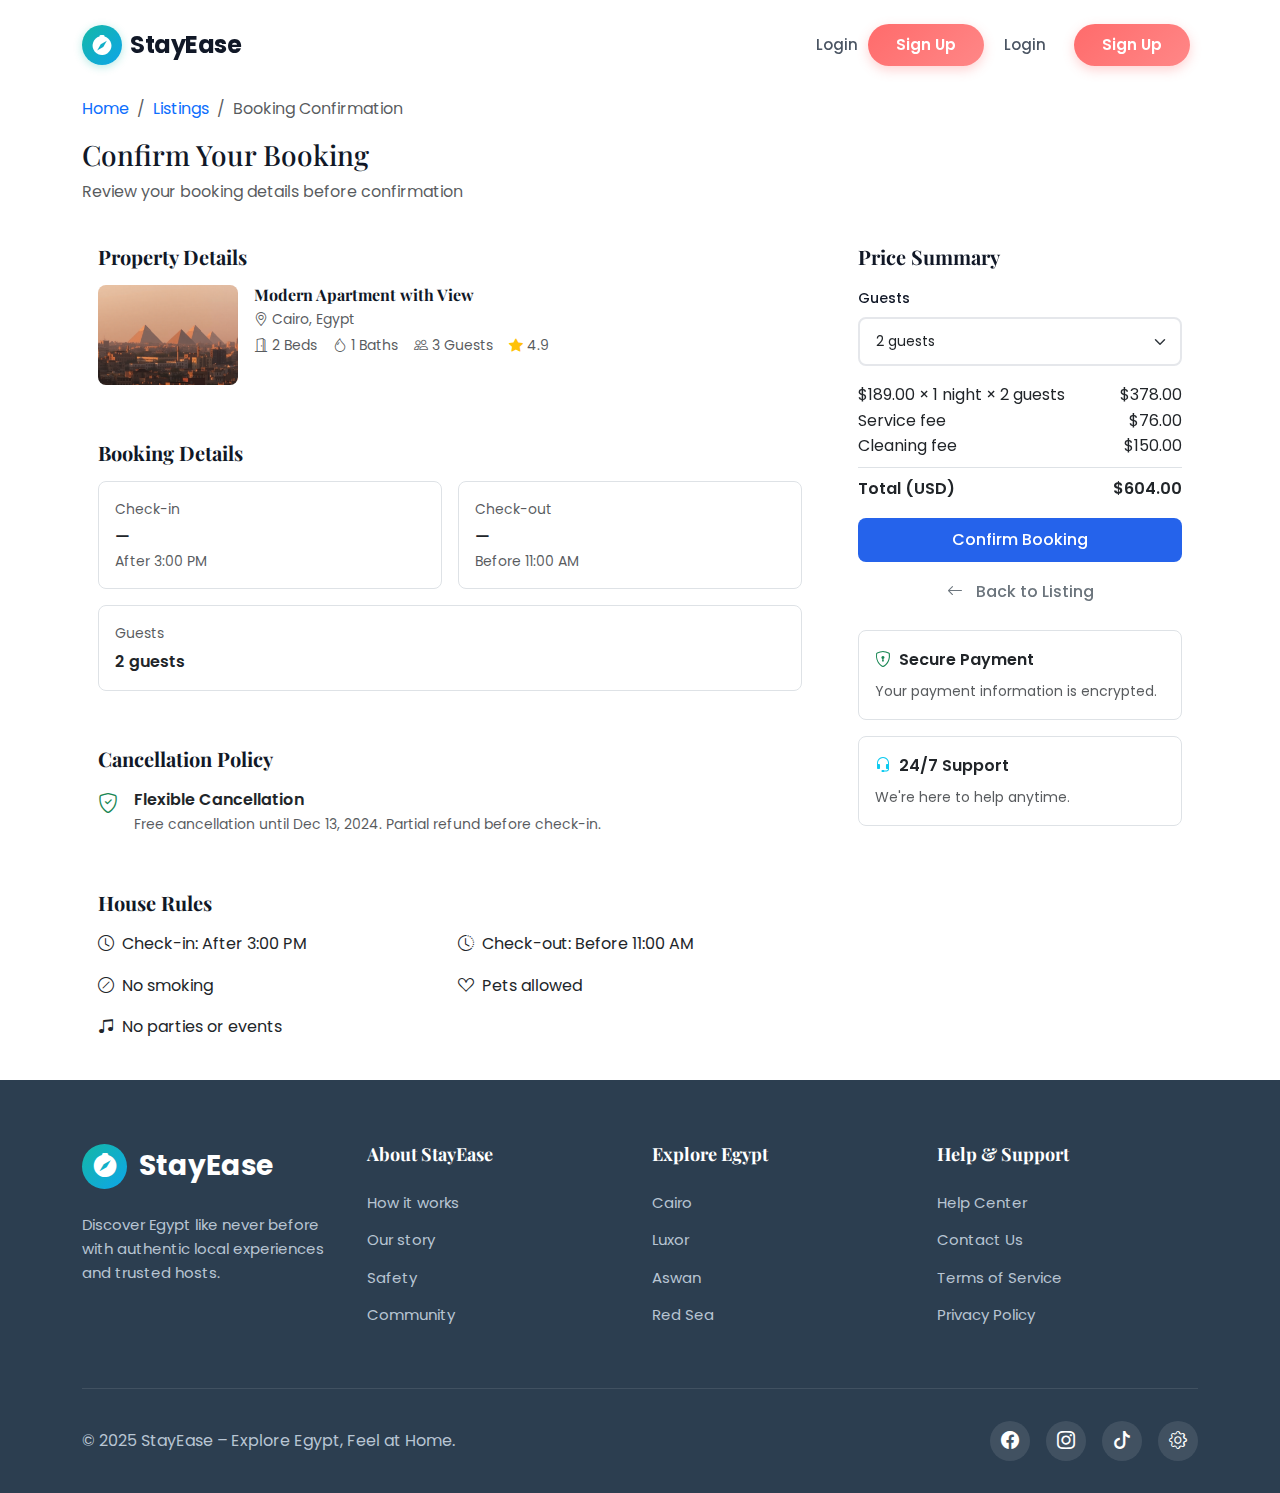
<file: booking.html>
﻿<!DOCTYPE html>
  <html lang="en">
    <head>
      <meta charset="UTF-8">
      <meta name="viewport" content="width=device-width, initial-scale=1.0">
      <meta name="description" content="Confirm your StayEase booking. Review stay details, dates, guests and total price.">
      <title>
        StayEase - Booking Confirmation
      </title>
      <link rel="stylesheet" href="assets/css/bootstrap.min.css">
      <link rel="stylesheet" href="https://cdn.jsdelivr.net/npm/bootstrap-icons@1.11.3/font/bootstrap-icons.min.css">
      <link rel="preconnect" href="https://fonts.googleapis.com">
      <link rel="preconnect" href="https://fonts.gstatic.com" crossorigin>
      <link href="https://fonts.googleapis.com/css2?family=Poppins:wght@300;400;500;600;700&family=Playfair+Display:wght@600;700;800&display=swap" rel="stylesheet">
      <link rel="stylesheet" href="assets/css/styles.css">
    </head>
    <body>
      <nav class="navbar navbar-expand-lg navbar-light bg-white fixed-top shadow-sm">
        <div class="container">
          <a class="navbar-brand d-flex align-items-center" href="index.html">
            <div class="brand-logo">
              <i class="bi bi-compass-fill">
              </i>
            </div>
            <span class="brand-text ms-2">
              StayEase
            </span>
          </a>
          <button class="navbar-toggler border-0" type="button" data-bs-toggle="collapse" data-bs-target="#navbarNav" aria-controls="navbarNav" aria-expanded="false" aria-label="Toggle navigation">
            <span class="navbar-toggler-icon">
            </span>
          </button>
          <div class="collapse navbar-collapse" id="navbarNav">
            <ul class="navbar-nav ms-auto align-items-center">
              <li class="nav-item">
              </li>
              <li class="nav-item">
                <a class="nav-link" href="index.html?modal=login">
                  Login
                </a>
              </li>
              <li class="nav-item">
                <a class="btn btn-signup" href="index.html?modal=signup">
                  Sign Up
                </a>
              </li>
            </ul>
          </div>
        </div>
      </nav>
      <section class="pt-4" style="margin-top:72px;">
        <div class="container">
          <nav aria-label="breadcrumb" class="mb-3">
            <ol class="breadcrumb small">
              <li class="breadcrumb-item">
                <a href="index.html" class="text-decoration-none">
                  Home
                </a>
              </li>
              <li class="breadcrumb-item">
                <a href="stays.html" class="text-decoration-none">
                  Listings
                </a>
              </li>
              <li class="breadcrumb-item active" aria-current="page">
                Booking Confirmation
              </li>
            </ol>
          </nav>
          <h1 class="h3 mb-2">
            Confirm Your Booking
          </h1>
          <p class="text-muted mb-0">
            Review your booking details before confirmation
          </p>
        </div>
      </section>
      <section class="py-4">
        <div class="container">
          <div class="row g-4">
            <div class="col-lg-8">
              <div class="card border-0 shadow-sm mb-4">
                <div class="card-body">
                  <h5 class="mb-3">
                    Property Details
                  </h5>
                  <div class="d-flex gap-3">
                    <img id="sumThumb" src="assets/photos/alexandria.png" alt="Listing" class="rounded-3" style="width:140px;height:100px;object-fit:cover;">
                    <div class="flex-grow-1">
                      <h6 id="sumTitle" class="mb-1">
                        ...
                      </h6>
                      <div id="sumLocation" class="text-muted small mb-1">
                        <i class="bi bi-geo-alt me-1">
                        </i>
                        ...
                      </div>
                      <div id="sumMeta" class="text-muted small d-flex flex-wrap gap-3">
                      </div>
                    </div>
                  </div>
                </div>
              </div>
              <div class="card border-0 shadow-sm mb-4">
                <div class="card-body">
                  <h5 class="mb-3">
                    Booking Details
                  </h5>
                  <div class="row g-3">
                    <div class="col-md-6">
                      <div class="border rounded-3 p-3">
                        <div class="text-muted small mb-1">
                          Check-in
                        </div>
                        <div id="sumCheckin" class="fw-semibold">
                          —
                        </div>
                        <div class="small text-muted">
                          After 3:00 PM
                        </div>
                      </div>
                    </div>
                    <div class="col-md-6">
                      <div class="border rounded-3 p-3">
                        <div class="text-muted small mb-1">
                          Check-out
                        </div>
                        <div id="sumCheckout" class="fw-semibold">
                          —
                        </div>
                        <div class="small text-muted">
                          Before 11:00 AM
                        </div>
                      </div>
                    </div>
                    <div class="col-12">
                      <div class="border rounded-3 p-3">
                        <div class="text-muted small mb-1">
                          Guests
                        </div>
                        <div id="sumGuestsText" class="fw-semibold">
                          —
                        </div>
                      </div>
                    </div>
                  </div>
                </div>
              </div>
              <div class="card border-0 shadow-sm mb-4">
                <div class="card-body">
                  <h5 class="mb-3">
                    Cancellation Policy
                  </h5>
                  <div class="d-flex align-items-start">
                    <i class="bi bi-shield-check text-success me-3 fs-5">
                    </i>
                    <div>
                      <div class="fw-semibold">
                        Flexible Cancellation
                      </div>
                      <div class="text-muted small">
                        Free cancellation until Dec 13, 2024. Partial refund before check-in.
                      </div>
                    </div>
                  </div>
                </div>
              </div>
              <div class="card border-0 shadow-sm">
                <div class="card-body">
                  <h5 class="mb-3">
                    House Rules
                  </h5>
                  <div class="row g-3">
                    <div class="col-md-6">
                      <div class="d-flex align-items-center">
                        <i class="bi bi-clock me-2">
                        </i>
                        Check-in: After 3:00 PM
                      </div>
                    </div>
                    <div class="col-md-6">
                      <div class="d-flex align-items-center">
                        <i class="bi bi-clock-history me-2">
                        </i>
                        Check-out: Before 11:00 AM
                      </div>
                    </div>
                    <div class="col-md-6">
                      <div class="d-flex align-items-center">
                        <i class="bi bi-slash-circle me-2">
                        </i>
                        No smoking
                      </div>
                    </div>
                    <div class="col-md-6">
                      <div class="d-flex align-items-center">
                        <i class="bi bi-suit-heart me-2">
                        </i>
                        Pets allowed
                      </div>
                    </div>
                    <div class="col-md-6">
                      <div class="d-flex align-items-center">
                        <i class="bi bi-music-note-beamed me-2">
                        </i>
                        No parties or events
                      </div>
                    </div>
                  </div>
                </div>
              </div>
            </div>
            <div class="col-lg-4">
              <div class="card border-0 shadow-sm sticky-lg-top" style="top:100px;">
                <div class="card-body">
                  <h5 class="mb-3">
                    Price Summary
                  </h5>
                  <div class="mb-3">
                    <label class="form-label small">
                      Guests
                    </label>
                    <select id="sumGuests" class="form-select form-select-sm">
                      <option value="1">
                        1 guest
                      </option>
                      <option value="2">
                        2 guests
                      </option>
                      <option value="3">
                        3 guests
                      </option>
                      <option value="4">
                        4 guests
                      </option>
                      <option value="5">
                        5 guests
                      </option>
                      <option value="6">
                        6 guests
                      </option>
                      <option value="7">
                        7 guests
                      </option>
                      <option value="8">
                        8 guests
                      </option>
                      <option value="9">
                        9 guests
                      </option>
                      <option value="10">
                        10 guests
                      </option>
                    </select>
                  </div>
                  <div class="d-flex justify-content-between">
                    <span id="sumLine">
                      $0 × 0 nights
                    </span>
                    <span id="sumBase">
                      $0
                    </span>
                  </div>
                  <div class="d-flex justify-content-between">
                    <span>
                      Service fee
                    </span>
                    <span id="sumService">
                      $0
                    </span>
                  </div>
                  <div class="d-flex justify-content-between mb-2">
                    <span>
                      Cleaning fee
                    </span>
                    <span id="sumCleaning">
                      $0
                    </span>
                  </div>
                  <div class="d-flex justify-content-between border-top pt-2 fw-semibold">
                    <span>
                      Total (USD)
                    </span>
                    <span id="sumTotal">
                      $0
                    </span>
                  </div>
                  <a id="confirmBtn" href="#" class="btn btn-primary w-100 mt-3">
                    Confirm Booking
                  </a>
                  <a id="backToListing" href="property.html" class="btn btn-outline-secondary w-100 mt-2">
                    <i class="bi bi-arrow-left me-2">
                    </i>
                    Back to Listing
                  </a>
                  <div class="border rounded-3 p-3 mt-3">
                    <div class="d-flex align-items-center mb-2">
                      <i class="bi bi-shield-lock me-2 text-success">
                      </i>
                      <div class="fw-semibold">
                        Secure Payment
                      </div>
                    </div>
                    <p class="text-muted small mb-0">
                      Your payment information is encrypted.
                    </p>
                  </div>
                  <div class="border rounded-3 p-3 mt-3">
                    <div class="d-flex align-items-center mb-2">
                      <i class="bi bi-headset me-2 text-info">
                      </i>
                      <div class="fw-semibold">
                        24/7 Support
                      </div>
                    </div>
                    <p class="text-muted small mb-0">
                      We're here to help anytime.
                    </p>
                  </div>
                </div>
              </div>
            </div>
          </div>
        </div>
      </section>
      <footer class="footer-new">
        <div class="container">
          <div class="row">
            <div class="col-lg-3 col-md-6 mb-4 mb-lg-0">
              <div class="footer-brand mb-4">
                <div class="footer-logo">
                  <i class="bi bi-compass-fill">
                  </i>
                </div>
                <span class="footer-brand-text">
                  StayEase
                </span>
              </div>
              <p class="footer-description">
                Discover Egypt like never before with authentic local experiences and trusted hosts.
              </p>
            </div>
            <div class="col-lg-3 col-md-6 mb-4 mb-lg-0">
              <h5 class="footer-heading">
                About StayEase
              </h5>
              <ul class="footer-links">
                <li>
                  <a href="index.html#how-it-works">
                    How it works
                  </a>
                </li>
                <li>
                  <a href="index.html#about">
                    Our story
                  </a>
                </li>
                <li>
                  <a href="index.html#safety">
                    Safety
                  </a>
                </li>
                <li>
                  <a href="index.html#community">
                    Community
                  </a>
                </li>
              </ul>
            </div>
            <div class="col-lg-3 col-md-6 mb-4 mb-lg-0">
              <h5 class="footer-heading">
                Explore Egypt
              </h5>
              <ul class="footer-links">
                <li>
                  <a href="index.html#destinations">
                    Cairo
                  </a>
                </li>
                <li>
                  <a href="index.html#destinations">
                    Luxor
                  </a>
                </li>
                <li>
                  <a href="index.html#destinations">
                    Aswan
                  </a>
                </li>
                <li>
                  <a href="index.html#destinations">
                    Red Sea
                  </a>
                </li>
              </ul>
            </div>
            <div class="col-lg-3 col-md-6 mb-4 mb-lg-0">
              <h5 class="footer-heading">
                Help & Support
              </h5>
              <ul class="footer-links">
                <li>
                  <a href="#help">
                    Help Center
                  </a>
                </li>
                <li>
                  <a href="#contact">
                    Contact Us
                  </a>
                </li>
                <li>
                  <a href="#terms">
                    Terms of Service
                  </a>
                </li>
                <li>
                  <a href="#privacy">
                    Privacy Policy
                  </a>
                </li>
              </ul>
            </div>
          </div>
          <div class="footer-bottom">
            <div class="row align-items-center">
              <div class="col-md-6 text-center text-md-start mb-3 mb-md-0">
                <p class="mb-0">
                  © 2025 StayEase – Explore Egypt, Feel at Home.
                </p>
              </div>
              <div class="col-md-6">
                <div class="footer-social">
                  <a href="#" class="footer-social-link" aria-label="Facebook">
                    <i class="bi bi-facebook">
                    </i>
                  </a>
                  <a href="#" class="footer-social-link" aria-label="Instagram">
                    <i class="bi bi-instagram">
                    </i>
                  </a>
                  <a href="#" class="footer-social-link" aria-label="TikTok">
                    <i class="bi bi-tiktok">
                    </i>
                  </a>
                  <a href="#" class="footer-social-link" aria-label="Settings">
                    <i class="bi bi-gear">
                    </i>
                  </a>
                </div>
              </div>
            </div>
          </div>
        </div>
      </footer>
      <script src="assets/js/bootstrap.bundle.min.js">
      </script>
      <script src="assets/js/main.js">
      </script>
    </body>
  </html>
</file>
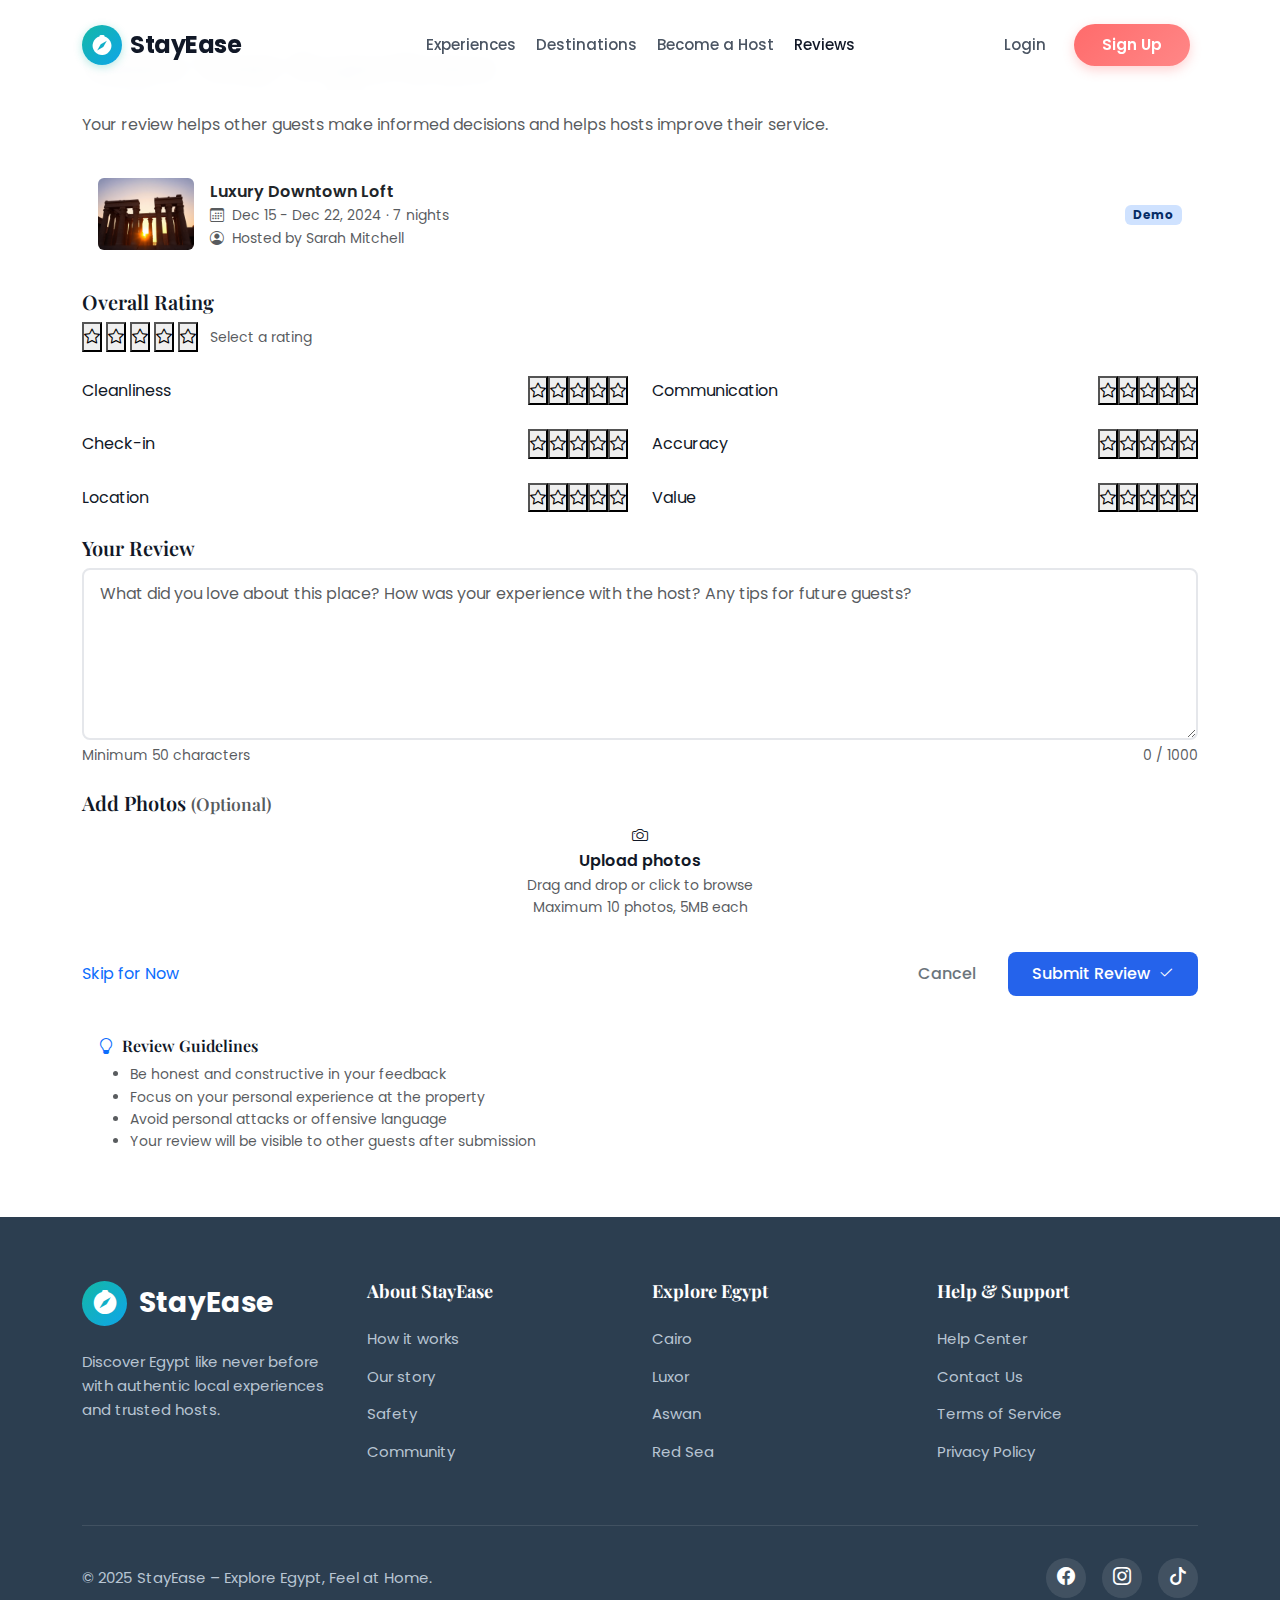
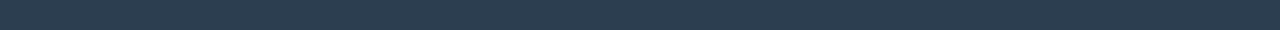
<file: reviews.html>
<!DOCTYPE html>
<html lang="en">
  <head>
    <meta charset="UTF-8">
    <meta name="viewport" content="width=device-width, initial-scale=1.0">
    <title>StayEase — Reviews</title>
    <link rel="stylesheet" href="assets/css/bootstrap.min.css">
    <link rel="stylesheet" href="https://cdn.jsdelivr.net/npm/bootstrap-icons@1.11.3/font/bootstrap-icons.min.css">
    <link rel="preconnect" href="https://fonts.googleapis.com">
    <link rel="preconnect" href="https://fonts.gstatic.com" crossorigin>
    <link href="https://fonts.googleapis.com/css2?family=Poppins:wght@300;400;500;600;700&family=Playfair+Display:wght@600;700;800&display=swap" rel="stylesheet">
    <link rel="stylesheet" href="assets/css/styles.css">
  </head>
  <body>
    <nav class="navbar navbar-expand-lg navbar-light bg-white fixed-top shadow-sm">
      <div class="container">
        <a class="navbar-brand d-flex align-items-center" href="index.html">
          <div class="brand-logo"><i class="bi bi-compass-fill"></i></div>
          <span class="brand-text ms-2">StayEase</span>
        </a>
        <button class="navbar-toggler border-0" type="button" data-bs-toggle="collapse" data-bs-target="#navbarNav" aria-controls="navbarNav" aria-expanded="false" aria-label="Toggle navigation">
          <span class="navbar-toggler-icon"></span>
        </button>
        <div class="collapse navbar-collapse" id="navbarNav">
          <ul class="navbar-nav mx-auto align-items-center">
            <li class="nav-item"><a class="nav-link" href="stays.html">Experiences</a></li>
            <li class="nav-item"><a class="nav-link" href="#destinations">Destinations</a></li>
            <li class="nav-item"><a class="nav-link" href="#" data-bs-toggle="modal" data-bs-target="#becomeHostModal">Become a Host</a></li>
            <li class="nav-item"><a class="nav-link active" href="reviews.html">Reviews</a></li>
          </ul>
          <ul class="navbar-nav ms-auto align-items-center">
            <li class="nav-item me-2" id="navLoginItem"><a class="nav-link-auth" href="#" data-bs-toggle="modal" data-bs-target="#loginModal">Login</a></li>
            <li class="nav-item" id="navSignupItem"><a class="btn btn-signup" href="#" data-bs-toggle="modal" data-bs-target="#signupModal">Sign Up</a></li>
            <li class="nav-item ms-2" id="navUserArea"></li>
          </ul>
        </div>
      </div>
    </nav>

    <main class="reviews-wrapper">
      <div class="container">
        <a href="dashboard.html" class="text-decoration-none d-inline-flex align-items-center mb-3 small text-muted">
          <i class="bi bi-arrow-left me-2"></i> Back to Dashboard
        </a>
        <h1 class="display-6 fw-bold mb-4">Share Your Experience</h1>
        <p class="text-muted mb-4">Your review helps other guests make informed decisions and helps hosts improve their service.</p>

        <!-- Trip / property summary -->
        <div class="card border-0 shadow-sm mb-4">
          <div class="card-body d-flex gap-3 align-items-center">
            <img src="assets/photos/luxor.png" alt="Listing" class="rounded object-fit-cover" style="width:96px;height:72px">
            <div class="flex-grow-1">
              <div class="fw-semibold">Luxury Downtown Loft</div>
              <div class="small text-muted"><i class="bi bi-calendar3 me-1"></i> Dec 15 - Dec 22, 2024 · 7 nights</div>
              <div class="small text-muted"><i class="bi bi-person-circle me-1"></i> Hosted by Sarah Mitchell</div>
            </div>
            <div class="text-end d-none d-md-block">
              <span class="badge bg-primary-subtle text-primary-emphasis">Demo</span>
            </div>
          </div>
        </div>

        <!-- Overall rating -->
        <section class="mb-4">
          <h5 class="fw-semibold mb-2">Overall Rating</h5>
          <div class="reviews-stars" data-target-input="#overallRating">
            <button type="button" aria-label="1 star"><i class="bi bi-star"></i></button>
            <button type="button" aria-label="2 stars"><i class="bi bi-star"></i></button>
            <button type="button" aria-label="3 stars"><i class="bi bi-star"></i></button>
            <button type="button" aria-label="4 stars"><i class="bi bi-star"></i></button>
            <button type="button" aria-label="5 stars"><i class="bi bi-star"></i></button>
            <span class="small text-muted ms-2" id="overallHint">Select a rating</span>
          </div>
          <input type="hidden" id="overallRating" value="0">
        </section>

        <!-- Category ratings -->
        <section class="mb-4">
          <div class="row g-4">
            <div class="col-md-6">
              <div class="d-flex align-items-center justify-content-between">
                <span>Cleanliness</span>
                <div class="reviews-stars" data-target-input="#rateClean"><button type="button"><i class="bi bi-star"></i></button><button type="button"><i class="bi bi-star"></i></button><button type="button"><i class="bi bi-star"></i></button><button type="button"><i class="bi bi-star"></i></button><button type="button"><i class="bi bi-star"></i></button></div>
              </div><input type="hidden" id="rateClean" value="0">
            </div>
            <div class="col-md-6">
              <div class="d-flex align-items-center justify-content-between">
                <span>Communication</span>
                <div class="reviews-stars" data-target-input="#rateComm"><button type="button"><i class="bi bi-star"></i></button><button type="button"><i class="bi bi-star"></i></button><button type="button"><i class="bi bi-star"></i></button><button type="button"><i class="bi bi-star"></i></button><button type="button"><i class="bi bi-star"></i></button></div>
              </div><input type="hidden" id="rateComm" value="0">
            </div>
            <div class="col-md-6">
              <div class="d-flex align-items-center justify-content-between">
                <span>Check-in</span>
                <div class="reviews-stars" data-target-input="#rateCheckin"><button type="button"><i class="bi bi-star"></i></button><button type="button"><i class="bi bi-star"></i></button><button type="button"><i class="bi bi-star"></i></button><button type="button"><i class="bi bi-star"></i></button><button type="button"><i class="bi bi-star"></i></button></div>
              </div><input type="hidden" id="rateCheckin" value="0">
            </div>
            <div class="col-md-6">
              <div class="d-flex align-items-center justify-content-between">
                <span>Accuracy</span>
                <div class="reviews-stars" data-target-input="#rateAcc"><button type="button"><i class="bi bi-star"></i></button><button type="button"><i class="bi bi-star"></i></button><button type="button"><i class="bi bi-star"></i></button><button type="button"><i class="bi bi-star"></i></button><button type="button"><i class="bi bi-star"></i></button></div>
              </div><input type="hidden" id="rateAcc" value="0">
            </div>
            <div class="col-md-6">
              <div class="d-flex align-items-center justify-content-between">
                <span>Location</span>
                <div class="reviews-stars" data-target-input="#rateLoc"><button type="button"><i class="bi bi-star"></i></button><button type="button"><i class="bi bi-star"></i></button><button type="button"><i class="bi bi-star"></i></button><button type="button"><i class="bi bi-star"></i></button><button type="button"><i class="bi bi-star"></i></button></div>
              </div><input type="hidden" id="rateLoc" value="0">
            </div>
            <div class="col-md-6">
              <div class="d-flex align-items-center justify-content-between">
                <span>Value</span>
                <div class="reviews-stars" data-target-input="#rateVal"><button type="button"><i class="bi bi-star"></i></button><button type="button"><i class="bi bi-star"></i></button><button type="button"><i class="bi bi-star"></i></button><button type="button"><i class="bi bi-star"></i></button><button type="button"><i class="bi bi-star"></i></button></div>
              </div><input type="hidden" id="rateVal" value="0">
            </div>
          </div>
        </section>

        <!-- Text review -->
        <section class="mb-4">
          <h5 class="fw-semibold mb-2">Your Review</h5>
          <textarea id="reviewText" class="form-control" rows="6" placeholder="What did you love about this place? How was your experience with the host? Any tips for future guests?"></textarea>
          <div class="d-flex justify-content-between small mt-1 text-muted">
            <span>Minimum 50 characters</span>
            <span><span id="charCount">0</span> / 1000</span>
          </div>
        </section>

        <!-- Photos -->
        <section class="mb-4">
          <h5 class="fw-semibold mb-2">Add Photos <span class="text-muted small">(Optional)</span></h5>
          <label class="reviews-uploader w-100">
            <input type="file" id="photoInput" accept="image/*" multiple hidden>
            <div class="reviews-uploader-box">
              <div class="text-center">
                <div class="reviews-uploader-icon"><i class="bi bi-camera"></i></div>
                <div class="fw-semibold">Upload photos</div>
                <div class="text-muted small">Drag and drop or click to browse</div>
                <div class="text-muted small">Maximum 10 photos, 5MB each</div>
              </div>
            </div>
          </label>
          <div id="photoPreview" class="d-flex flex-wrap gap-2 mt-2"></div>
        </section>

        <!-- Actions -->
        <div class="d-flex align-items-center justify-content-between">
          <a href="dashboard.html" class="text-decoration-none">Skip for Now</a>
          <div class="d-flex gap-2">
            <a href="dashboard.html" class="btn btn-outline-secondary">Cancel</a>
            <button id="submitReview" class="btn btn-primary">Submit Review <i class="bi bi-check2 ms-1"></i></button>
          </div>
        </div>

        <!-- Guidelines -->
        <div class="card border-0 shadow-sm mt-4">
          <div class="card-body">
            <h6 class="fw-semibold mb-2"><i class="bi bi-lightbulb me-2 text-primary"></i>Review Guidelines</h6>
            <ul class="mb-0 text-muted small">
              <li>Be honest and constructive in your feedback</li>
              <li>Focus on your personal experience at the property</li>
              <li>Avoid personal attacks or offensive language</li>
              <li>Your review will be visible to other guests after submission</li>
            </ul>
          </div>
        </div>
      </div>
    </main>

    <footer class="footer-new mt-5">
      <div class="container">
        <div class="row">
          <div class="col-lg-3 col-md-6 mb-4 mb-lg-0">
            <div class="footer-brand mb-4">
              <div class="footer-logo"><i class="bi bi-compass-fill"></i></div>
              <span class="footer-brand-text">StayEase</span>
            </div>
            <p class="footer-description">Discover Egypt like never before with authentic local experiences and trusted hosts.</p>
          </div>
          <div class="col-lg-3 col-md-6 mb-4 mb-lg-0">
            <h5 class="footer-heading">About StayEase</h5>
            <ul class="footer-links">
              <li><a href="#how-it-works">How it works</a></li>
              <li><a href="#about">Our story</a></li>
              <li><a href="#safety">Safety</a></li>
              <li><a href="#community">Community</a></li>
            </ul>
          </div>
          <div class="col-lg-3 col-md-6 mb-4 mb-lg-0">
            <h5 class="footer-heading">Explore Egypt</h5>
            <ul class="footer-links">
              <li><a href="stays.html#destinations">Cairo</a></li>
              <li><a href="stays.html#destinations">Luxor</a></li>
              <li><a href="stays.html#destinations">Aswan</a></li>
              <li><a href="stays.html#destinations">Red Sea</a></li>
            </ul>
          </div>
          <div class="col-lg-3 col-md-6 mb-4 mb-lg-0">
            <h5 class="footer-heading">Help & Support</h5>
            <ul class="footer-links">
              <li><a href="#help">Help Center</a></li>
              <li><a href="#contact">Contact Us</a></li>
              <li><a href="#terms">Terms of Service</a></li>
              <li><a href="#privacy">Privacy Policy</a></li>
            </ul>
          </div>
        </div>
        <div class="footer-bottom">
          <div class="row align-items-center">
            <div class="col-md-6 text-center text-md-start mb-3 mb-md-0">
              <p class="footer-copyright mb-0">© 2025 StayEase – Explore Egypt, Feel at Home.</p>
            </div>
            <div class="col-md-6">
              <div class="footer-social">
                <a href="#" class="footer-social-link" aria-label="Facebook"><i class="bi bi-facebook"></i></a>
                <a href="#" class="footer-social-link" aria-label="Instagram"><i class="bi bi-instagram"></i></a>
                <a href="#" class="footer-social-link" aria-label="TikTok"><i class="bi bi-tiktok"></i></a>
              </div>
            </div>
          </div>
        </div>
      </div>
    </footer>

    <script src="assets/js/bootstrap.bundle.min.js"></script>
    <script src="assets/js/main.js"></script>
  </body>
</html>
</file>
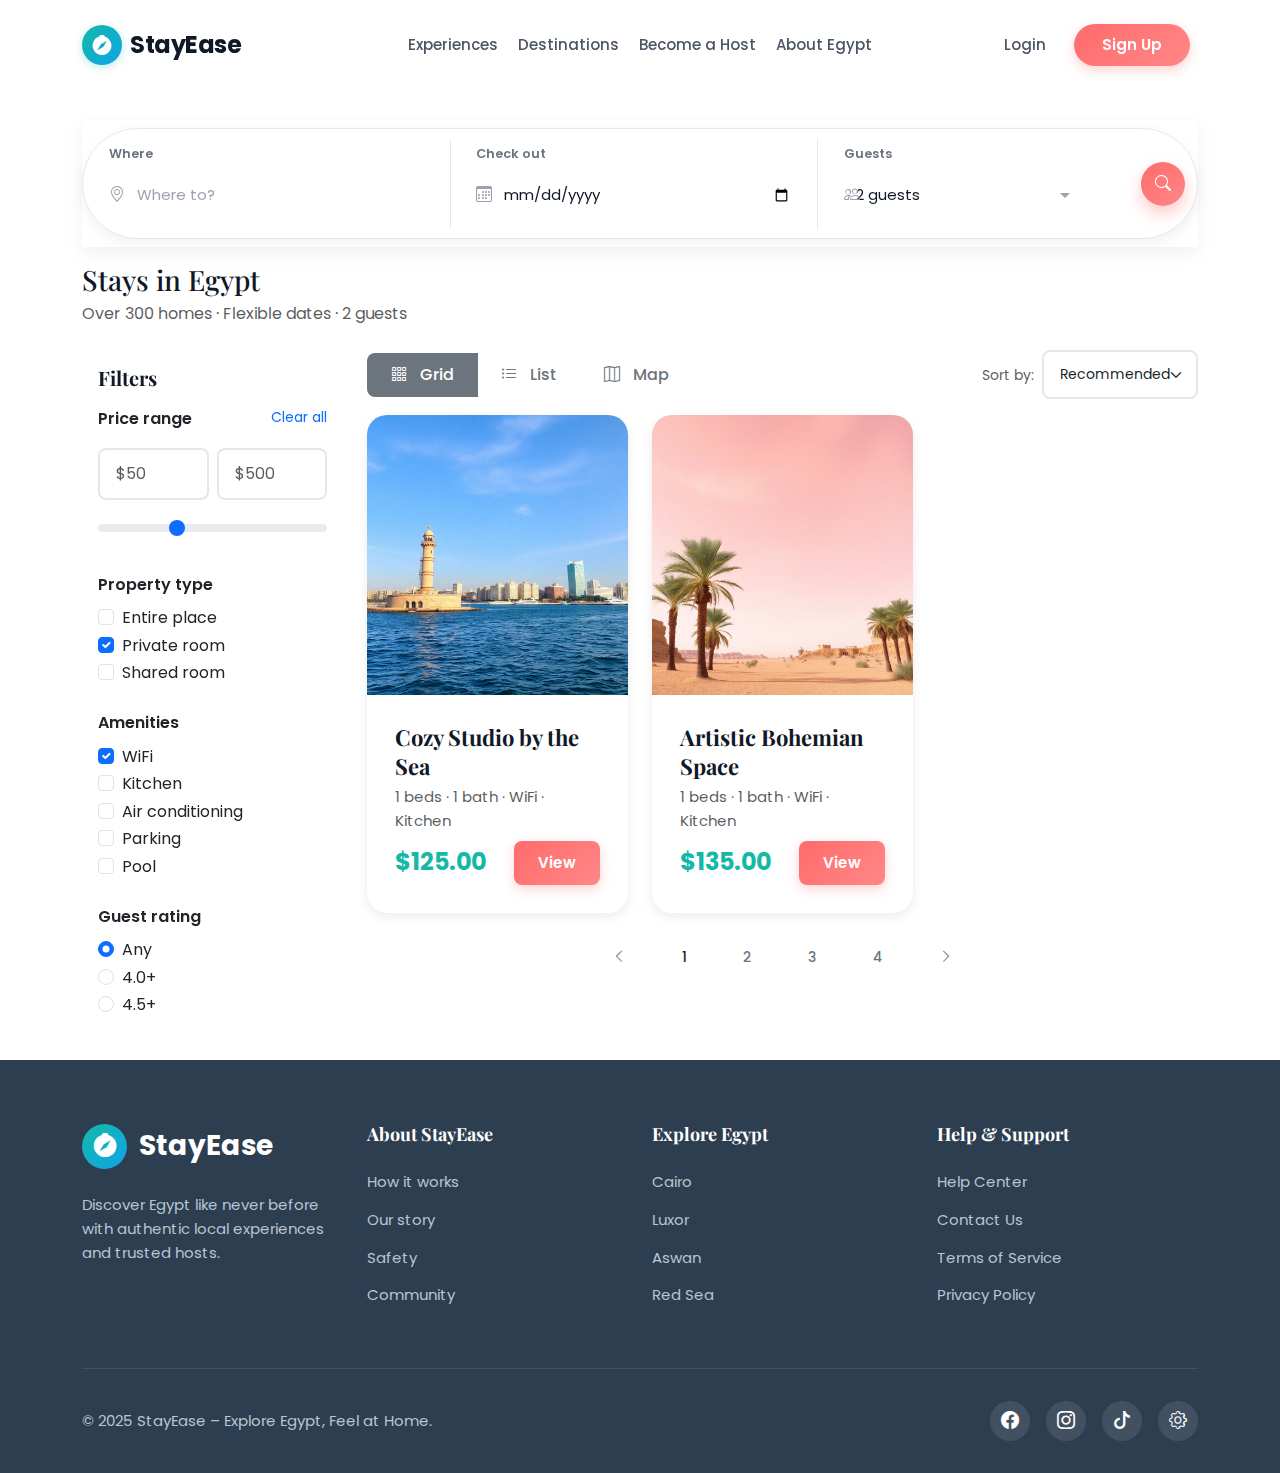
<file: stays.html>
﻿<!DOCTYPE html>
  <html lang="en">
    <head>
      <meta charset="UTF-8">
      <meta name="viewport" content="width=device-width, initial-scale=1.0">
      <meta name="description" content="Browse stays and experiences across Egypt. Filter by price, property type, amenities and more.">
      <title>
        StayEase - Stays & Experiences
      </title>
      <link rel="stylesheet" href="assets/css/bootstrap.min.css">
      <link rel="stylesheet" href="https://cdn.jsdelivr.net/npm/bootstrap-icons@1.11.3/font/bootstrap-icons.min.css">
      <link rel="preconnect" href="https://fonts.googleapis.com">
      <link rel="preconnect" href="https://fonts.gstatic.com" crossorigin>
      <link href="https://fonts.googleapis.com/css2?family=Poppins:wght@300;400;500;600;700&family=Playfair+Display:wght@600;700;800&display=swap" rel="stylesheet">
      <link rel="stylesheet" href="assets/css/styles.css">
    </head>
    <body>
      <nav class="navbar navbar-expand-lg navbar-light bg-white fixed-top shadow-sm">
        <div class="container">
          <a class="navbar-brand d-flex align-items-center" href="index.html">
            <div class="brand-logo">
              <i class="bi bi-compass-fill">
              </i>
            </div>
            <span class="brand-text ms-2">
              StayEase
            </span>
          </a>
          <button class="navbar-toggler border-0" type="button" data-bs-toggle="collapse" data-bs-target="#navbarNav" aria-controls="navbarNav" aria-expanded="false" aria-label="Toggle navigation">
            <span class="navbar-toggler-icon">
            </span>
          </button>
          <div class="collapse navbar-collapse" id="navbarNav">
            <ul class="navbar-nav mx-auto align-items-center">
              <li class="nav-item">
                <a class="nav-link" href="stays.html">
                  Experiences
                </a>
              </li>
              <li class="nav-item">
                <a class="nav-link" href="index.html#destinations">
                  Destinations
                </a>
              </li>
              <li class="nav-item">
                <a class="nav-link" href="index.html?modal=host">
                  Become a Host
                </a>
              </li>
              <li class="nav-item">
                <a class="nav-link" href="index.html#about">
                  About Egypt
                </a>
              </li>
            </ul>
            <ul class="navbar-nav ms-auto align-items-center">
              <li class="nav-item me-2" id="navLoginItem">
                <a class="nav-link-auth" href="index.html?modal=login">
                  Login
                </a>
              </li>
              <li class="nav-item" id="navSignupItem">
                <a class="btn btn-signup" href="index.html?modal=signup">
                  Sign Up
                </a>
              </li>
              <li class="nav-item ms-2" id="navUserArea"></li>
            </ul>
          </div>
        </div>
      </nav>
      <section class="pt-5" style="margin-top: 72px;">
        <div class="container">
          <div class="row g-3 align-items-end">
            <div class="col-12">
              <div class="stays-search-sticky">
                <form class="search-pill" action="stays.html" method="GET">
                  <div class="row g-0 align-items-center">
                    <div class="col-xl-4 col-md-4">
                      <div class="pill-item">
                        <div class="pill-label">
                          Where
                        </div>
                        <div class="search-input-wrapper">
                          <i class="bi bi-geo-alt search-icon-sm">
                          </i>
                          <input name="where" type="text" class="form-control-hero" placeholder="Where to?" value="">
                        </div>
                      </div>
                    </div>
                    <div class="col-xl-4 col-md-4">
                      <div class="pill-item">
                        <div class="pill-label">
                          Check out
                        </div>
                        <div class="search-input-wrapper">
                          <i class="bi bi-calendar3 search-icon-sm">
                          </i>
                          <input name="checkout" type="date" class="form-control-hero">
                        </div>
                      </div>
                    </div>
                    <div class="col-xl-3 col-md-6">
                      <div class="pill-item pill-item--no-sep">
                        <div class="pill-label">
                          Guests
                        </div>
                        <div class="search-input-wrapper">
                          <i class="bi bi-people search-icon-sm">
                          </i>
                          <select name="guests" class="form-control-hero">
                            <option value="2">
                              2 guests
                            </option>
                            <option value="1">
                              1 guest
                            </option>
                            <option value="3">
                              3 guests
                            </option>
                            <option value="4">
                              4 guests
                            </option>
                            <option value="5">
                              5+ guests
                            </option>
                          </select>
                        </div>
                      </div>
                    </div>
                    <div class="col-xl-1 col-md-6 d-flex justify-content-end">
                      <button type="submit" class="pill-icon-btn" aria-label="Search">
                        <i class="bi bi-search">
                        </i>
                      </button>
                    </div>
                  </div>
                </form>
              </div>
            </div>
            <div class="col-12">
              <h1 class="h3 mb-1">
                Stays in Egypt
              </h1>
              <p class="text-muted mb-0">
                Over 300 homes · Flexible dates · 2 guests
              </p>
            </div>
          </div>
        </div>
      </section>
      <section class="py-4">
        <div class="container">
          <div class="row g-4">
            <aside class="col-lg-3">
              <div class="card border-0 shadow-sm sticky-lg-top" style="top:100px;">
                <div class="card-body">
                  <h5 class="mb-3">
                    Filters
                  </h5>
                  <div class="mb-4">
                    <div class="d-flex justify-content-between">
                      <span class="fw-semibold">
                        Price range
                      </span>
                      <a id="clearFilters" href="#" class="text-decoration-none small">
                        Clear all
                      </a>
                    </div>
                    <div class="row g-2 mt-2">
                      <div class="col-6">
                        <input id="priceMin" type="text" class="form-control" placeholder="$50">
                      </div>
                      <div class="col-6">
                        <input id="priceMax" type="text" class="form-control" placeholder="$500">
                      </div>
                    </div>
                    <input id="priceRange" type="range" class="form-range mt-3" min="50" max="500" value="200">
                  </div>
                  <div class="mb-4">
                    <div class="fw-semibold mb-2">
                      Property type
                    </div>
                    <div class="form-check">
                      <input class="form-check-input" type="checkbox" id="entirePlace">
                      <label class="form-check-label" for="entirePlace">
                        Entire place
                      </label>
                    </div>
                    <div class="form-check">
                      <input class="form-check-input" type="checkbox" id="privateRoom" checked>
                      <label class="form-check-label" for="privateRoom">
                        Private room
                      </label>
                    </div>
                    <div class="form-check">
                      <input class="form-check-input" type="checkbox" id="sharedRoom">
                      <label class="form-check-label" for="sharedRoom">
                        Shared room
                      </label>
                    </div>
                  </div>
                  <div class="mb-4">
                    <div class="fw-semibold mb-2">
                      Amenities
                    </div>
                    <div class="form-check">
                      <input class="form-check-input" type="checkbox" id="wifi" checked>
                      <label class="form-check-label" for="wifi">
                        WiFi
                      </label>
                    </div>
                    <div class="form-check">
                      <input class="form-check-input" type="checkbox" id="kitchen">
                      <label class="form-check-label" for="kitchen">
                        Kitchen
                      </label>
                    </div>
                    <div class="form-check">
                      <input class="form-check-input" type="checkbox" id="ac">
                      <label class="form-check-label" for="ac">
                        Air conditioning
                      </label>
                    </div>
                    <div class="form-check">
                      <input class="form-check-input" type="checkbox" id="parking">
                      <label class="form-check-label" for="parking">
                        Parking
                      </label>
                    </div>
                    <div class="form-check">
                      <input class="form-check-input" type="checkbox" id="pool">
                      <label class="form-check-label" for="pool">
                        Pool
                      </label>
                    </div>
                  </div>
                  <div>
                    <div class="fw-semibold mb-2">
                      Guest rating
                    </div>
                    <div class="form-check">
                      <input class="form-check-input" type="radio" name="rating" id="any" checked>
                      <label class="form-check-label" for="any">
                        Any
                      </label>
                    </div>
                    <div class="form-check">
                      <input class="form-check-input" type="radio" name="rating" id="four">
                      <label class="form-check-label" for="four">
                        4.0+
                      </label>
                    </div>
                    <div class="form-check">
                      <input class="form-check-input" type="radio" name="rating" id="fourFive">
                      <label class="form-check-label" for="fourFive">
                        4.5+
                      </label>
                    </div>
                  </div>
                </div>
              </div>
            </aside>
            <div class="col-lg-9">
              <div class="d-flex justify-content-between align-items-center mb-3">
                <div class="btn-group" role="group" aria-label="View">
                  <button id="viewGrid" type="button" class="btn btn-outline-secondary active" data-view="grid">
                    <i class="bi bi-grid-3x3-gap me-2">
                    </i>
                    Grid
                  </button>
                  <button id="viewList" type="button" class="btn btn-outline-secondary" data-view="list">
                    <i class="bi bi-list-ul me-2">
                    </i>
                    List
                  </button>
                  <button id="viewMap" type="button" class="btn btn-outline-secondary" data-view="map">
                    <i class="bi bi-map me-2">
                    </i>
                    Map
                  </button>
                </div>
                <div class="d-flex align-items-center">
                  <span class="me-2 text-muted small">
                    Sort by:
                  </span>
                  <select id="sortBy" class="form-select form-select-sm" style="width:auto;">
                    <option value="recommended" selected>
                      Recommended
                    </option>
                    <option value="price-asc">
                      Price: Low to High
                    </option>
                    <option value="price-desc">
                      Price: High to Low
                    </option>
                    <option value="rating-desc">
                      Rating
                    </option>
                  </select>
                </div>
              </div>
              <div id="listingsGrid" class="row g-4">
              </div>
              <div id="listingsList" class="list-group" style="display:none;">
              </div>
              <div id="mapView" class="border rounded-3 p-5 text-center bg-light" style="display:none;">
                <i class="bi bi-geo-alt" style="font-size:3rem;color:#9ca3af;">
                </i>
                <h5 class="mt-3 mb-1">
                  Map view
                </h5>
                <p class="text-muted mb-0">
                  Add coordinates later to show interactive map. For now, listings are shown in grid/list views.
                </p>
              </div>
              <div class="d-flex justify-content-center gap-2 mt-4">
                <button class="btn btn-outline-secondary btn-sm">
                  <i class="bi bi-chevron-left">
                  </i>
                </button>
                <button class="btn btn-teal btn-sm">
                  1
                </button>
                <button class="btn btn-outline-secondary btn-sm">
                  2
                </button>
                <button class="btn btn-outline-secondary btn-sm">
                  3
                </button>
                <button class="btn btn-outline-secondary btn-sm">
                  4
                </button>
                <button class="btn btn-outline-secondary btn-sm">
                  <i class="bi bi-chevron-right">
                  </i>
                </button>
              </div>
            </div>
          </div>
        </div>
      </section>
      <footer class="footer-new">
        <div class="container">
          <div class="row">
            <div class="col-lg-3 col-md-6 mb-4 mb-lg-0">
              <div class="footer-brand mb-4">
                <div class="footer-logo">
                  <i class="bi bi-compass-fill">
                  </i>
                </div>
                <span class="footer-brand-text">
                  StayEase
                </span>
              </div>
              <p class="footer-description">
                Discover Egypt like never before with authentic local experiences and trusted hosts.
              </p>
            </div>
            <div class="col-lg-3 col-md-6 mb-4 mb-lg-0">
              <h5 class="footer-heading">
                About StayEase
              </h5>
              <ul class="footer-links">
                <li>
                  <a href="index.html#how-it-works">
                    How it works
                  </a>
                </li>
                <li>
                  <a href="index.html#about">
                    Our story
                  </a>
                </li>
                <li>
                  <a href="index.html#safety">
                    Safety
                  </a>
                </li>
                <li>
                  <a href="index.html#community">
                    Community
                  </a>
                </li>
              </ul>
            </div>
            <div class="col-lg-3 col-md-6 mb-4 mb-lg-0">
              <h5 class="footer-heading">
                Explore Egypt
              </h5>
              <ul class="footer-links">
                <li>
                  <a href="index.html#destinations">
                    Cairo
                  </a>
                </li>
                <li>
                  <a href="index.html#destinations">
                    Luxor
                  </a>
                </li>
                <li>
                  <a href="index.html#destinations">
                    Aswan
                  </a>
                </li>
                <li>
                  <a href="index.html#destinations">
                    Red Sea
                  </a>
                </li>
              </ul>
            </div>
            <div class="col-lg-3 col-md-6 mb-4 mb-lg-0">
              <h5 class="footer-heading">
                Help & Support
              </h5>
              <ul class="footer-links">
                <li>
                  <a href="#help">
                    Help Center
                  </a>
                </li>
                <li>
                  <a href="#contact">
                    Contact Us
                  </a>
                </li>
                <li>
                  <a href="#terms">
                    Terms of Service
                  </a>
                </li>
                <li>
                  <a href="#privacy">
                    Privacy Policy
                  </a>
                </li>
              </ul>
            </div>
          </div>
          <div class="footer-bottom">
            <div class="row align-items-center">
              <div class="col-md-6 text-center text-md-start mb-3 mb-md-0">
                <p class="footer-copyright mb-0">
                  © 2025 StayEase – Explore Egypt, Feel at Home.
                </p>
              </div>
              <div class="col-md-6">
                <div class="footer-social">
                  <a href="#" class="footer-social-link" aria-label="Facebook">
                    <i class="bi bi-facebook">
                    </i>
                  </a>
                  <a href="#" class="footer-social-link" aria-label="Instagram">
                    <i class="bi bi-instagram">
                    </i>
                  </a>
                  <a href="#" class="footer-social-link" aria-label="TikTok">
                    <i class="bi bi-tiktok">
                    </i>
                  </a>
                  <a href="#" class="footer-social-link" aria-label="Settings">
                    <i class="bi bi-gear">
                    </i>
                  </a>
                </div>
              </div>
            </div>
          </div>
        </div>
      </footer>
      <script src="assets/js/bootstrap.bundle.min.js">
      </script>
      <script src="assets/js/main.js">
      </script>
    </body>
  </html>
</file>
<file: assets/css/styles.css>
﻿:root {
  --primary-color:#2563eb;
  --secondary-color:#10b981;
  --accent-color:#f59e0b;
  --dark-color:#1f2937;
  --light-color:#f9fafb;
  --white:#fff;
  --text-primary:#111827;
  --text-secondary:#6b7280;
  --border-color:#e5e7eb;
  --shadow:0 4px 6px -1px rgba(0,0,0,.1);
  --shadow-lg:0 20px 25px -5px rgba(0,0,0,.1);
  --transition:all 0.3s ease
}

* {
  margin:0;
  padding:0;
  box-sizing:border-box
}

body {
  font-family:'Poppins',-apple-system,BlinkMacSystemFont,'Segoe UI',Roboto,sans-serif;
  color:var(--text-primary);
  background:var(--white);
  line-height:1.6;
  overflow-x:hidden
}

h1,h2,h3,h4,h5,h6 {
  font-family:'Playfair Display',serif;
  font-weight:700;
  line-height:1.2;
  color:var(--text-primary)
}

a {
  text-decoration:none;
  transition:var(--transition)
}

img {
  max-width:100%;
  height:auto;
  display:block
}

.btn {
  font-weight:500;
  padding:.625rem 1.5rem;
  border-radius:.5rem;
  transition:var(--transition);
  border:none
}

.btn-primary {
  background:var(--primary-color);
  color:var(--white)
}

.btn-primary:hover {
  background-color:#1e40af;
  box-shadow:var(--shadow-lg)
}

.btn-success {
  background:var(--secondary-color);
  color:var(--white)
}

.btn-success:hover {
  background:#059669;
  box-shadow:var(--shadow-lg)
}

.navbar {
  padding:1.25rem 0;
  transition:var(--transition);
  background:rgba(255,255,255,.98)!important;
  backdrop-filter:blur(10px)
}

.navbar.scrolled {
  box-shadow:0 2px 10px rgba(0,0,0,.05)
}

.navbar-brand {
  font-size:1.5rem;
  font-weight:700;
  color:var(--text-primary);
  transition:var(--transition)
}

.brand-logo {
  width:40px;
  height:40px;
  background:linear-gradient(135deg,#14b8a6,#0ea5e9);
  border-radius:50%;
  display:flex;
  align-items:center;
  justify-content:center;
  box-shadow:0 2px 8px rgba(20,184,166,.3)
}

.brand-logo i {
  font-size:1.25rem;
  color:var(--white)
}

.brand-text {
  font-family:'Poppins',sans-serif;
  font-size:1.5rem;
  font-weight:700;
  color:var(--text-primary);
  letter-spacing:-.5px
}

.hero-overlay {
  position:absolute;
  top:0;
  left:0;
  width:100%;
  height:100%;
  background:linear-gradient(180deg,rgba(30,58,79,.7)0%,rgba(72,85,99,.6)50%,rgba(139,92,63,.5)100%);
  z-index:1
}

.hero-content {
  position:relative;
  z-index:2
}

.hero-title {
  font-size:4rem;
  font-weight:700;
  color:var(--white);
  margin-bottom:1.25rem;
  text-shadow:2px 4px 12px rgba(0,0,0,.3);
  letter-spacing:-1px
}

.hero-subtitle {
  font-size:1.25rem;
  font-weight:400;
  color:var(--white);
  margin-bottom:3rem;
  max-width:700px;
  margin-left:auto;
  margin-right:auto;
  text-shadow:1px 2px 6px rgba(0,0,0,.3);
  opacity:.95
}

.search-card-hero {
  background:var(--white);
  padding:2rem 2.5rem;
  border-radius:1rem;
  box-shadow:0 20px 60px rgba(0,0,0,.3);
  max-width:1100px;
  margin:0 auto
}

.search-label {
  font-size:.875rem;
  font-weight:600;
  color:var(--text-primary);
  margin-bottom:.5rem
}

.search-input-wrapper {
  position:relative
}

.search-icon-sm {
  position:absolute;
  left:0;
  top:50%;
  transform:translateY(-50%);
  color:#9ca3af;
  font-size:1rem;
  z-index:10
}

.form-control-hero {
  width:100%;
  padding:.625rem .75rem .625rem 1.75rem;
  border:none;
  background:transparent;
  font-size:.9375rem;
  color:var(--text-primary);
  min-height:56px
}

.form-control-hero::placeholder {
  color:#9ca3af
}

.form-control-hero:focus {
  outline:none
}

.btn-search-hero {
  background:linear-gradient(135deg,#14b8a6,#0ea5e9);
  color:var(--white);
  font-weight:600;
  font-size:.9375rem;
  padding:.875rem 1.5rem;
  border-radius:.5rem;
  box-shadow:0 4px 12px rgba(20,184,166,.3);
  display:flex;
  align-items:center;
  justify-content:center;
  height:100%;
  min-height:56px
}

.btn-search-hero:hover {
  background:linear-gradient(135deg,#0d9488,#0284c7);
  transform:translateY(-2px);
  box-shadow:0 6px 16px rgba(20,184,166,.4)
}
/* Sticky search bar wrapper on stays page */
.stays-search-sticky{
  position:sticky;
  top:72px; /* height offset for fixed navbar */
  z-index:1020;
  background:rgba(255,255,255,0.92);
  backdrop-filter:blur(8px);
  padding:0.5rem 0;
  box-shadow:0 6px 18px rgba(0,0,0,0.06);
}
/* Pill-style search (like screenshot) */
.search-pill{
  background:#fff;
  border:1px solid #e5e7eb;
  border-radius:999px;
  padding:.4rem .4rem;
  box-shadow:0 4px 14px rgba(0,0,0,0.06);
}
.search-pill .row>[class^="col-"]{
  padding:.2rem .35rem;
}
.pill-item{
  padding:.35rem .9rem;
  border-right:1px solid #e5e7eb;
}
.pill-item--no-sep{
  border-right:none;
}
.pill-label{
  font-size:.8rem;
  font-weight:600;
  color:#6b7280;
  margin-bottom:.15rem;
}
.pill-icon-btn{
  width:44px;
  height:44px;
  border-radius:999px;
  border:none;
  background:linear-gradient(135deg,#ff6b6b,#ff8787);
  color:#fff;
  display:flex;
  align-items:center;
  justify-content:center;
  box-shadow:0 8px 16px rgba(255,107,107,.35);
  transition:transform .15s ease, box-shadow .2s ease;
}
.pill-icon-btn:hover{
  transform:translateY(-1px);
  box-shadow:0 10px 20px rgba(255,107,107,.45);
}
@media (max-width:991px){
  .search-pill{
    border-radius:1rem;
  }
  .pill-item{
    border-right:none;
  }
}

.scroll-indicator {
  position:absolute;
  bottom:2rem;
  left:50%;
  transform:translateX(-50%);
  z-index:2;
  animation:bounce 2s infinite
}

@keyframes bounce {
  0%,20%,50%,80%,100% {
    transform:translateX(-50%) translateY(0)
  }

  40% {
    transform:translateX(-50%) translateY(-10px)
  }

  60% {
    transform:translateX(-50%) translateY(-5px)
  }

}

.navbar-collapse {
  flex-grow:0
}

.navbar-nav.mx-auto {
  position:absolute;
  left:50%;
  transform:translateX(-50%)
}

@media (max-width:991px) {
  .navbar-nav.mx-auto {
    position:static;
    transform:none
  }

}

.navbar-nav .nav-link {
  color:#4b5563;
  font-weight:500;
  font-size:0.9375rem;
  padding:0.5rem 1.25rem;
  margin:0 0.125rem;
  border-radius:0.375rem;
  transition:var(--transition);
  position:relative
}

.navbar-nav .nav-link:hover,.navbar-nav .nav-link.active {
  color:var(--text-primary)
}

.navbar-nav .nav-link:hover::after {
  width:100%
}

.navbar-nav .nav-link::after {
  content:'';
  position:absolute;
  bottom:0;
  left:50%;
  transform:translateX(-50%);
  width:0;
  height:2px;
  background:linear-gradient(135deg,#14b8a6,#0ea5e9);
  transition:width 0.3s ease
}

/* Authenticated user pill (top-right avatar) */
.nav-user-pill{
  display:inline-flex;
  align-items:center;
  gap:.5rem;
  padding:.25rem .5rem;
  border:1px solid var(--border-color);
  border-radius:999px;
  background:#fff;
  box-shadow:0 2px 6px rgba(0,0,0,.04);
}
.nav-user-pill .nav-user-burger{
  width:28px;height:28px;border-radius:999px;
  display:inline-flex;align-items:center;justify-content:center;
  background:transparent;color:#374151;
}
.nav-user-pill img{
  width:32px;height:32px;border-radius:999px;object-fit:cover;
}

.nav-link-auth {
  color:#4b5563 !important;
  font-weight:500;
  font-size:0.9375rem;
  padding:0.5rem 1.25rem;
  text-decoration:none;
  transition:var(--transition);
  display:block
}

.nav-link-auth:hover {
  color:var(--text-primary) !important
}

.btn-signup {
  background:linear-gradient(135deg,#ff6b6b,#ff8787);
  color:var(--white);
  font-weight:600;
  font-size:0.9375rem;
  padding:0.625rem 1.75rem;
  border-radius:2rem;
  border:none;
  transition:var(--transition);
  box-shadow:0 4px 12px rgba(255,107,107,0.3)
}

.btn-signup:hover {
  background:linear-gradient(135deg,#ff5252,#ff6b6b);
  color:var(--white);
  transform:translateY(-2px);
  box-shadow:0 6px 16px rgba(255,107,107,0.4)
}

.navbar-toggler {
  padding:0.5rem;
  border:none
}

.navbar-toggler:focus {
  box-shadow:none
}

.hero-section {
  position:relative;
  min-height:100vh;
  background-image:url('https://images.unsplash.com/photo-1539768942893-daf53e448371?w=1920');
  background-size:cover;
  background-position:center;
  background-attachment:fixed;
  display:flex;
  align-items:center;
  padding-top:80px
}

.hero-overlay {
  position:absolute;
  top:0;
  left:0;
  width:100%;
  height:100%;
  background:linear-gradient(180deg,rgba(30,58,79,0.7) 0%,rgba(72,85,99,0.6) 50%,rgba(139,92,63,0.5) 100%);
  z-index:1
}

.hero-content {
  position:relative;
  z-index:2
}

.hero-title {
  font-size:4rem;
  font-weight:700;
  color:var(--white);
  margin-bottom:1.25rem;
  text-shadow:2px 4px 12px rgba(0,0,0,0.3);
  letter-spacing:-1px;
  line-height:1.2
}

.hero-subtitle {
  font-size:1.25rem;
  font-weight:400;
  color:var(--white);
  margin-bottom:3rem;
  max-width:700px;
  margin-left:auto;
  margin-right:auto;
  text-shadow:1px 2px 6px rgba(0,0,0,0.3);
  opacity:0.95
}

.search-card-hero {
  background:var(--white);
  padding:2rem 2.5rem;
  border-radius:1rem;
  box-shadow:0 20px 60px rgba(0,0,0,0.3);
  max-width:1100px;
  margin:0 auto
}

.search-form-hero {
  width:100%
}

.search-field {
  padding:0 0.75rem;
  border-right:1px solid #e5e7eb
}

.search-field:last-of-type {
  border-right:none
}

.search-label {
  display:block;
  font-size:0.875rem;
  font-weight:600;
  color:var(--text-primary);
  margin-bottom:0.5rem;
  text-align:left
}

.search-input-wrapper {
  position:relative
}

.search-icon-sm {
  position:absolute;
  left:0;
  top:50%;
  transform:translateY(-50%);
  color:#9ca3af;
  font-size:1rem;
  z-index:10
}

.form-control-hero {
  width:100%;
  padding:0.625rem 0.75rem 0.625rem 1.75rem;
  border:none;
  background:transparent;
  font-size:0.9375rem;
  color:var(--text-primary);
  outline:none;
  font-weight:400;
  min-height:56px
}

.form-control-hero::placeholder {
  color:#9ca3af
}

.form-control-hero:focus {
  outline:none
}

select.form-control-hero {
  padding-left:0.75rem;
  cursor:pointer;
  appearance:none;
  background-image:url("data:image/svg+xml,%3Csvg xmlns='http://www.w3.org/2000/svg' width='12' height='12' viewBox='0 0 12 12'%3E%3Cpath fill='%239ca3af' d='M6 9L1 4h10z'/%3E%3C/svg%3E");
  background-repeat:no-repeat;
  background-position:right 0.5rem center;
  padding-right:2rem
}

.btn-search-hero {
  background:linear-gradient(135deg,#14b8a6,#0ea5e9);
  color:var(--white);
  font-weight:600;
  font-size:0.9375rem;
  padding:0.875rem 1.5rem;
  border-radius:0.5rem;
  border:none;
  transition:var(--transition);
  box-shadow:0 4px 12px rgba(20,184,166,0.3);
  display:flex;
  align-items:center;
  justify-content:center;
  height:100%;
  min-height:56px
}

.btn-search-hero:hover {
  background:linear-gradient(135deg,#0d9488,#0284c7);
  color:var(--white);
  transform:translateY(-2px);
  box-shadow:0 6px 16px rgba(20,184,166,0.4)
}

/* Compact variant for hero search (smaller paddings and controls) */
.search-card-hero--compact{
  padding:1rem 1.25rem;
}
.search-card-hero--compact .search-label{
  font-size:0.8125rem;
}
.search-card-hero--compact .form-control-hero{
  padding:0.5rem 0.75rem 0.5rem 1.5rem;
  font-size:0.9rem;
  min-height:44px;
}
.search-card-hero--compact select.form-control-hero{
  padding-left:0.75rem;
}
.search-card-hero--compact .btn-search-hero{
  padding:0.6rem 1rem;
  font-size:0.9375rem;
  min-height:44px;
}

.how-works-title {
  font-size:2.75rem;
  font-weight:700;
  color:var(--text-primary);
  margin-bottom:0.75rem
}

.how-works-subtitle {
  font-size:1.125rem;
  color:#6b7280;
  font-weight:400;
  margin-bottom:0
}

.how-works-step {
  position:relative;
  padding:2rem 1rem
}

.how-works-icon-wrapper {
  display:flex;
  justify-content:center
}

.how-works-icon {
  width:120px;
  height:120px;
  background:linear-gradient(135deg,#3b82f6,#14b8a6);
  border-radius:50%;
  display:flex;
  align-items:center;
  justify-content:center;
  box-shadow:0 10px 30px rgba(59,130,246,0.3)
}

.how-works-icon i {
  font-size:3rem;
  color:var(--white)
}

.how-works-number {
  position:absolute;
  top:0;
  right:2rem;
  font-size:5rem;
  font-weight:700;
  color:rgba(59,130,246,0.08);
  font-family:'Playfair Display',serif;
  line-height:1
}

.how-works-step-title {
  font-size:1.5rem;
  font-weight:700;
  color:var(--text-primary);
  margin-bottom:1rem
}

.how-works-step-text {
  font-size:1rem;
  color:#6b7280;
  line-height:1.6;
  margin-bottom:0
}

.platform-title {
  font-size:2.5rem;
  font-weight:700;
  color:var(--text-primary);
  margin-bottom:1rem
}

.platform-subtitle {
  font-size:1.125rem;
  color:#6b7280
}

.platform-feature-icon {
  width:55px;
  height:55px;
  background:linear-gradient(135deg,#14b8a6,#0ea5e9);
  border-radius:0.75rem;
  display:flex;
  align-items:center;
  justify-content:center;
  margin-right:1.25rem;
  flex-shrink:0
}

.platform-feature-icon i {
  font-size:1.5rem;
  color:var(--white)
}

.platform-feature-title {
  font-size:1.125rem;
  font-weight:700;
  color:var(--text-primary);
  margin-bottom:0.5rem
}

.platform-feature-text {
  font-size:0.9375rem;
  color:#6b7280;
  line-height:1.6;
  margin-bottom:0
}

.testimonials-carousel-title {
  font-size:2.5rem;
  font-weight:700;
  color:var(--text-primary);
  margin-bottom:0.75rem
}

.testimonials-carousel-subtitle {
  font-size:1.125rem;
  color:#6b7280
}

.testimonial-carousel-card {
  background:var(--white);
  padding:3rem 2rem;
  border-radius:1rem;
  box-shadow:0 4px 12px rgba(0,0,0,0.08)
}

.testimonial-carousel-quote {
  font-size:1.25rem;
  color:#4b5563;
  line-height:1.7;
  margin-bottom:2rem;
  font-style:italic
}

.testimonial-carousel-avatar {
  width:80px;
  height:80px
}

.testimonial-carousel-name {
  font-size:1.125rem;
  font-weight:700;
  color:var(--text-primary);
  margin-bottom:0.25rem
}

.testimonial-carousel-location {
  font-size:0.9375rem;
  color:#6b7280;
  margin-bottom:0
}

.scroll-indicator {
  position:absolute;
  bottom:2rem;
  left:50%;
  transform:translateX(-50%);
  z-index:2;
  animation:bounce 2s infinite
}

.scroll-indicator i {
  font-size:2rem;
  color:var(--white)
}

@keyframes bounce {
  0%,20%,50%,80%,100% {
    transform:translateX(-50%) translateY(0)
  }

  40% {
    transform:translateX(-50%) translateY(-10px)
  }

  60% {
    transform:translateX(-50%) translateY(-5px)
  }

}

.animate-fade-in {
  animation:fadeIn 0.8s ease-in
}

.animate-fade-in-delay {
  animation:fadeIn 0.8s ease-in 0.3s both
}

.animate-fade-in-delay-2 {
  animation:fadeIn 0.8s ease-in 0.6s both
}

.animate-slide-up {
  animation:slideUp 0.8s ease-out 0.4s both
}

@keyframes fadeIn {
  from {
    opacity:0
  }

  to {
    opacity:1
  }

}

@keyframes slideUp {
  from {
    opacity:0;
    transform:translateY(30px)
  }

  to {
    opacity:1;
    transform:translateY(0)
  }

}

.counter {
  font-size:3rem
}

.places-title {
  font-size:2.5rem;
  font-weight:700;
  color:var(--text-primary);
  margin-bottom:0.75rem
}

.places-subtitle {
  font-size:1.125rem;
  color:#6b7280;
  font-weight:400;
  margin-bottom:0
}

.place-card {
  position:relative;
  height:280px;
  border-radius:1.25rem;
  overflow:hidden;
  cursor:pointer;
  transition:var(--transition);
  box-shadow:0 4px 12px rgba(0,0,0,0.08)
}

.place-card:hover {
  transform:translateY(-8px);
  box-shadow:0 12px 24px rgba(0,0,0,0.15)
}

.place-image {
  width:100%;
  height:100%;
  object-fit:cover;
  transition:transform 0.5s ease
}

.place-card:hover .place-image {
  transform:scale(1.1)
}

.place-overlay {
  position:absolute;
  top:0;
  left:0;
  width:100%;
  height:100%;
  background:linear-gradient(180deg,rgba(0,0,0,0.1) 0%,rgba(0,0,0,0.6) 100%);
  z-index:1;
  transition:var(--transition)
}

.place-card:hover .place-overlay {
  background:linear-gradient(180deg,rgba(0,0,0,0.2) 0%,rgba(0,0,0,0.7) 100%)
}

.place-content {
  position:absolute;
  bottom:0;
  left:0;
  right:0;
  padding:1.75rem;
  z-index:2;
  color:var(--white)
}

.place-name {
  font-size:1.75rem;
  font-weight:700;
  color:var(--white);
  margin-bottom:0.25rem;
  text-shadow:2px 2px 8px rgba(0,0,0,0.3)
}

.place-description {
  font-size:1rem;
  font-weight:400;
  color:var(--white);
  margin-bottom:0;
  opacity:0.95;
  text-shadow:1px 1px 4px rgba(0,0,0,0.3)
}

.why-section {
  background-color:#f9fafb
}

.why-title {
  font-size:2.5rem;
  font-weight:700;
  color:var(--text-primary);
  margin-bottom:0.75rem
}

.why-subtitle {
  font-size:1.125rem;
  color:#6b7280;
  font-weight:400;
  margin-bottom:0
}

.why-card {
  background:var(--white);
  padding:2.5rem 2rem;
  border-radius:1rem;
  text-align:center;
  transition:var(--transition);
  box-shadow:0 2px 8px rgba(0,0,0,0.04);
  height:100%;
  border:1px solid #f3f4f6
}

.why-card:hover {
  transform:translateY(-8px);
  box-shadow:0 12px 24px rgba(0,0,0,0.1)
}

.why-icon-wrapper {
  margin-bottom:1.5rem;
  display:flex;
  justify-content:center
}

.why-icon {
  width:70px;
  height:70px;
  border-radius:50%;
  display:flex;
  align-items:center;
  justify-content:center;
  transition:var(--transition)
}

.why-icon i {
  font-size:1.75rem;
  color:var(--white)
}

.why-card:hover .why-icon {
  transform:scale(1.1) rotate(5deg)
}

.bg-teal {
  background:linear-gradient(135deg,#14b8a6,#0ea5e9)
}

.bg-coral {
  background:linear-gradient(135deg,#ff6b6b,#ff8787)
}

.why-card-title {
  font-size:1.25rem;
  font-weight:700;
  color:var(--text-primary);
  margin-bottom:1rem
}

.why-card-text {
  font-size:0.9375rem;
  color:#6b7280;
  line-height:1.6;
  margin-bottom:0
}

.unforgettable-section {
  background-color:var(--white)
}

.unforgettable-title {
  font-size:2.5rem;
  font-weight:700;
  color:var(--text-primary);
  margin-bottom:0.75rem
}

.unforgettable-subtitle {
  font-size:1.125rem;
  color:#6b7280;
  font-weight:400;
  margin-bottom:0
}

.experience-featured-card {
  background:var(--white);
  border-radius:1.25rem;
  overflow:hidden;
  box-shadow:0 4px 12px rgba(0,0,0,0.08);
  transition:var(--transition);
  height:100%;
  display:flex;
  flex-direction:column
}

.experience-featured-card:hover {
  transform:translateY(-8px);
  box-shadow:0 12px 24px rgba(0,0,0,0.15)
}

.experience-featured-image {
  width:100%;
  height:280px;
  overflow:hidden;
  position:relative
}

.experience-featured-image img {
  width:100%;
  height:100%;
  object-fit:cover;
  transition:transform 0.5s ease
}

.experience-featured-card:hover .experience-featured-image img {
  transform:scale(1.1)
}

.experience-featured-content {
  padding:1.75rem;
  display:flex;
  flex-direction:column;
  flex-grow:1
}

.experience-featured-title {
  font-size:1.375rem;
  font-weight:700;
  color:var(--text-primary);
  margin-bottom:0.75rem;
  line-height:1.3
}

.experience-featured-description {
  font-size:0.9375rem;
  color:#6b7280;
  line-height:1.6;
  margin-bottom:1.5rem;
  flex-grow:1
}

.experience-featured-footer {
  display:flex;
  justify-content:space-between;
  align-items:center
}

.experience-featured-price {
  font-size:1.5rem;
  font-weight:700;
  color:#14b8a6
}

.btn-book-now {
  background:linear-gradient(135deg,#ff6b6b,#ff8787);
  color:var(--white);
  font-weight:600;
  font-size:0.9375rem;
  padding:0.625rem 1.5rem;
  border-radius:0.5rem;
  border:none;
  transition:var(--transition);
  box-shadow:0 4px 12px rgba(255,107,107,0.3);
  cursor:pointer
}

.btn-book-now:hover {
  background:linear-gradient(135deg,#ff5252,#ff6b6b);
  transform:translateY(-2px);
  box-shadow:0 6px 16px rgba(255,107,107,0.4)
}

.testimonials-section {
  background-color:#f9fafb
}

.testimonials-title {
  font-size:2.5rem;
  font-weight:700;
  color:var(--text-primary);
  margin-bottom:0.75rem
}

.testimonials-subtitle {
  font-size:1.125rem;
  color:#6b7280;
  font-weight:400;
  margin-bottom:0
}

.testimonial-card-new {
  background:var(--white);
  padding:2rem;
  border-radius:1rem;
  box-shadow:0 2px 8px rgba(0,0,0,0.06);
  transition:var(--transition);
  height:100%;
  border:1px solid #f3f4f6
}

.testimonial-card-new:hover {
  transform:translateY(-5px);
  box-shadow:0 8px 20px rgba(0,0,0,0.12)
}

.testimonial-header {
  display:flex;
  align-items:center;
  margin-bottom:1rem
}

.testimonial-avatar {
  width:60px;
  height:60px;
  border-radius:50%;
  object-fit:cover;
  margin-right:1rem;
  border:3px solid #f3f4f6
}

.testimonial-info {
  flex-grow:1
}

.testimonial-name {
  font-size:1.125rem;
  font-weight:700;
  color:var(--text-primary);
  margin-bottom:0.25rem
}

.testimonial-location {
  font-size:0.875rem;
  color:#6b7280;
  margin-bottom:0
}

.testimonial-rating {
  margin-bottom:1rem
}

.testimonial-rating i {
  color:#fbbf24;
  font-size:1rem;
  margin-right:0.125rem
}

.testimonial-text {
  font-size:0.9375rem;
  color:#4b5563;
  line-height:1.6;
  margin-bottom:0;
  font-style:italic
}

.cta-dual-section {
  background-color:var(--white)
}

.cta-image-card {
  position:relative;
  height:400px;
  border-radius:1.5rem;
  overflow:hidden;
  cursor:pointer;
  transition:var(--transition);
  box-shadow:0 4px 12px rgba(0,0,0,0.1)
}

.cta-image-card:hover {
  transform:translateY(-8px);
  box-shadow:0 12px 28px rgba(0,0,0,0.18)
}

.cta-card-image {
  width:100%;
  height:100%;
  object-fit:cover;
  transition:transform 0.5s ease
}

.cta-image-card:hover .cta-card-image {
  transform:scale(1.1)
}

.cta-card-overlay {
  position:absolute;
  top:0;
  left:0;
  width:100%;
  height:100%;
  background:linear-gradient(180deg,rgba(0,0,0,0.2) 0%,rgba(0,0,0,0.6) 100%);
  z-index:1;
  transition:var(--transition)
}

.cta-image-card:hover .cta-card-overlay {
  background:linear-gradient(180deg,rgba(0,0,0,0.3) 0%,rgba(0,0,0,0.7) 100%)
}

.cta-card-content {
  position:absolute;
  bottom:0;
  left:0;
  right:0;
  padding:2.5rem;
  z-index:2;
  color:var(--white)
}

.cta-card-title {
  font-size:2rem;
  font-weight:700;
  color:var(--white);
  margin-bottom:1rem;
  text-shadow:2px 2px 8px rgba(0,0,0,0.3)
}

.cta-card-text {
  font-size:1rem;
  font-weight:400;
  color:var(--white);
  margin-bottom:1.75rem;
  opacity:0.95;
  text-shadow:1px 1px 4px rgba(0,0,0,0.3);
  line-height:1.5
}

.btn-cta {
  display:inline-block;
  padding:0.875rem 2rem;
  font-size:1rem;
  font-weight:600;
  border-radius:2rem;
  border:none;
  transition:var(--transition);
  text-decoration:none;
  box-shadow:0 4px 12px rgba(0,0,0,0.2)
}

.btn-cta-teal {
  background:linear-gradient(135deg,#14b8a6,#0ea5e9);
  color:var(--white)
}

.btn-cta-teal:hover {
  background:linear-gradient(135deg,#0d9488,#0284c7);
  color:var(--white);
  transform:translateY(-2px);
  box-shadow:0 6px 16px rgba(20,184,166,0.4)
}

.btn-cta-coral {
  background:linear-gradient(135deg,#ff6b6b,#ff8787);
  color:var(--white)
}

.btn-cta-coral:hover {
  background:linear-gradient(135deg,#ff5252,#ff6b6b);
  color:var(--white);
  transform:translateY(-2px);
  box-shadow:0 6px 16px rgba(255,107,107,0.4)
}
/* Reviews meters (property page) */
.review-meter{
  height:6px;
  background:#eef2f7;
  border-radius:999px;
  overflow:hidden;
}
.review-meter-bar{
  height:100%;
  width:0%;
  background:linear-gradient(135deg,#14b8a6,#0ea5e9);
  border-radius:999px;
  transition:width .4s ease;
}
/* Placeholder box for map/area image */
.map-placeholder{
  width:100%;
  padding-top:56.25%; /* 16:9 ratio */
  border-radius:1rem;
  background:#f3f4f6;
  border:1px dashed #d1d5db;
  position:relative;
}
.map-placeholder::after{
  content:'Map or area image coming soon';
  position:absolute;
  left:50%;
  top:50%;
  transform:translate(-50%,-50%);
  color:#9ca3af;
  font-size:.95rem;
}

.card {
  border-radius:1rem;
  overflow:hidden;
  transition:var(--transition)
}

.card-hover:hover {
  transform:translateY(-10px);
  box-shadow:var(--shadow-lg)
}

.card-img-top {
  height:250px;
  object-fit:cover;
  transition:var(--transition)
}

.card:hover .card-img-top {
  transform:scale(1.1)
}

.wishlist-btn {
  border-radius:50%;
  width:40px;
  height:40px;
  padding:0;
  display:flex;
  align-items:center;
  justify-content:center;
  transition:var(--transition)
}

.wishlist-btn:hover {
  background-color:var(--primary-color);
  color:var(--white);
  transform:scale(1.1)
}

.wishlist-btn.active {
  background-color:#ef4444;
  color:var(--white)
}

.wishlist-btn.active i::before {
  content:"\f588"
}

.category-filter .btn {
  margin:0.25rem;
  border-radius:2rem;
  padding:0.5rem 1.5rem
}

.category-filter .btn.active {
  background-color:var(--primary-color);
  color:var(--white);
  border-color:var(--primary-color)
}

.how-it-works-card {
  padding:2rem;
  position:relative
}

.icon-circle {
  width:100px;
  height:100px;
  background:linear-gradient(135deg,var(--primary-color),var(--secondary-color));
  border-radius:50%;
  display:flex;
  align-items:center;
  justify-content:center;
  margin:0 auto;
  box-shadow:var(--shadow-md)
}

.icon-circle i {
  font-size:2.5rem;
  color:var(--white)
}

.step-number {
  position:absolute;
  top:0;
  right:2rem;
  font-size:4rem;
  font-weight:700;
  color:rgba(37,99,235,0.1);
  font-family:'Playfair Display',serif
}

.feature-icon {
  width:60px;
  height:60px;
  background:linear-gradient(135deg,var(--primary-color),var(--secondary-color));
  border-radius:1rem;
  display:flex;
  align-items:center;
  justify-content:center;
  margin-right:1.5rem;
  flex-shrink:0
}

.feature-icon i {
  font-size:1.75rem;
  color:var(--white)
}

.testimonial-card {
  background:var(--white);
  padding:3rem;
  border-radius:1rem;
  box-shadow:var(--shadow-md)
}

.stars i {
  font-size:1.5rem;
  margin:0 0.25rem
}

.carousel-control-prev-icon,.carousel-control-next-icon {
  background-color:var(--primary-color);
  border-radius:50%;
  width:3rem;
  height:3rem
}

.cta-section {
  background:linear-gradient(135deg,var(--primary-color) 0%,var(--secondary-color) 100%);
  position:relative;
  overflow:hidden
}

.cta-section::before {
  content:'';
  position:absolute;
  top:-50%;
  right:-20%;
  width:600px;
  height:600px;
  background:rgba(255,255,255,0.1);
  border-radius:50%
}

.cta-section::after {
  content:'';
  position:absolute;
  bottom:-30%;
  left:-10%;
  width:400px;
  height:400px;
  background:rgba(255,255,255,0.1);
  border-radius:50%
}

.cta-section .container {
  position:relative;
  z-index:1
}

.contact-info-card {
  background:var(--white);
  padding:2rem;
  border-radius:1rem;
  box-shadow:var(--shadow);
  transition:var(--transition)
}

.contact-info-card:hover {
  transform:translateY(-5px);
  box-shadow:var(--shadow-md)
}

.icon-circle-lg {
  width:80px;
  height:80px;
  background:linear-gradient(135deg,var(--primary-color),var(--secondary-color));
  border-radius:50%;
  display:flex;
  align-items:center;
  justify-content:center;
  margin:0 auto
}

.icon-circle-lg i {
  font-size:2rem;
  color:var(--white)
}

.contact-form-card {
  background:var(--white);
  padding:2.5rem;
  border-radius:1rem;
  box-shadow:var(--shadow-md)
}

.form-control,.form-select {
  border:2px solid var(--border-color);
  border-radius:0.5rem;
  padding:0.75rem 1rem;
  transition:var(--transition)
}

.form-control:focus,.form-select:focus {
  border-color:var(--primary-color);
  box-shadow:0 0 0 0.2rem rgba(37,99,235,0.25)
}

.form-label {
  font-weight:500;
  color:var(--text-primary);
  margin-bottom:0.5rem
}

.footer-new {
  background-color:#2c3e50;
  padding:4rem 0 2rem;
  color:#b8c5d3
}

.footer-brand {
  display:flex;
  align-items:center;
  gap:0.75rem
}

.footer-logo {
  width:45px;
  height:45px;
  background:linear-gradient(135deg,#14b8a6,#0ea5e9);
  border-radius:50%;
  display:flex;
  align-items:center;
  justify-content:center
}

.footer-logo i {
  font-size:1.5rem;
  color:var(--white)
}

.footer-brand-text {
  font-size:1.75rem;
  font-weight:700;
  color:var(--white)
}

.footer-description {
  font-size:0.9375rem;
  line-height:1.6;
  color:#b8c5d3;
  margin-bottom:0
}

.footer-heading {
  font-size:1.125rem;
  font-weight:700;
  color:var(--white);
  margin-bottom:1.5rem
}

.footer-links {
  list-style:none;
  padding:0;
  margin:0
}

.footer-links li {
  margin-bottom:0.75rem
}

.footer-links a {
  color:#b8c5d3;
  text-decoration:none;
  font-size:0.9375rem;
  transition:var(--transition)
}

.footer-links a:hover {
  color:var(--white);
  padding-left:5px
}

.footer-bottom {
  margin-top:3rem;
  padding-top:2rem;
  border-top:1px solid rgba(255,255,255,0.1)
}

.footer-copyright {
  font-size:0.9375rem;
  color:#b8c5d3
}

.footer-social {
  display:flex;
  gap:1rem;
  justify-content:center;
  justify-content:flex-end
}

@media (max-width:767px) {
  .footer-social {
    justify-content:center
  }

}

.footer-social-link {
  width:40px;
  height:40px;
  background:rgba(255,255,255,0.1);
  border-radius:50%;
  display:flex;
  align-items:center;
  justify-content:center;
  color:var(--white);
  text-decoration:none;
  transition:var(--transition)
}

.footer-social-link:hover {
  background:linear-gradient(135deg,#14b8a6,#0ea5e9);
  color:var(--white);
  transform:translateY(-3px)
}

.footer-social-link i {
  font-size:1.125rem
}

.modal-content {
  border-radius:1rem;
  border:none;
  box-shadow:var(--shadow-lg)
}

.modal-header {
  padding:1.5rem 2rem
}

.modal-body {
  padding:1.5rem 2rem
}

.modal-title {
  font-size:1.5rem
}

.stat-card {
  background:var(--white);
  border-radius:0.75rem;
  box-shadow:var(--shadow-sm)
}

.btn-back-to-top {
  position:fixed;
  bottom:2rem;
  right:2rem;
  width:50px;
  height:50px;
  background:linear-gradient(135deg,var(--primary-color),var(--secondary-color));
  color:var(--white);
  border:none;
  border-radius:50%;
  display:none;
  align-items:center;
  justify-content:center;
  cursor:pointer;
  z-index:1000;
  transition:var(--transition);
  box-shadow:var(--shadow-lg)
}

.btn-back-to-top:hover {
  transform:translateY(-5px);
  box-shadow:0 25px 30px -5px rgba(0,0,0,0.2)
}

.btn-back-to-top.show {
  display:flex
}

.btn-back-to-top i {
  font-size:1.5rem
}

.loading {
  display:inline-block;
  width:20px;
  height:20px;
  border:3px solid rgba(255,255,255,0.3);
  border-radius:50%;
  border-top-color:var(--white);
  animation:spin 1s ease-in-out infinite
}

@keyframes spin {
  to {
    transform:rotate(360deg)
  }

}

.shadow-sm {
  box-shadow:var(--shadow-sm) !important
}

.shadow {
  box-shadow:var(--shadow) !important
}

.shadow-md {
  box-shadow:var(--shadow-md) !important
}

.shadow-lg {
  box-shadow:var(--shadow-lg) !important
}

@media (max-width:991px) {
  .hero-title {
    font-size:3rem
  }

  .hero-subtitle {
    font-size:1.1rem
  }

  .search-card-hero {
    padding:1.5rem;
    max-width:100%
  }

  .search-field {
    border-right:none;
    border-bottom:1px solid #e5e7eb;
    padding:1rem 0.75rem
  }

  .search-field:last-child {
    border-bottom:none
  }

  .navbar-nav .nav-link {
    padding:0.75rem 1rem
  }

  .step-number {
    right:1rem;
    font-size:3rem
  }

}

@media (max-width:767px) {
  .hero-section {
    background-attachment:scroll
  }

  .hero-title {
    font-size:2.25rem
  }

  .hero-subtitle {
    font-size:1rem;
    margin-bottom:2rem
  }

  .search-card-hero {
    padding:1.25rem
  }

  .counter {
    font-size:2rem
  }

  .places-title {
    font-size:2rem
  }

  .places-subtitle {
    font-size:1rem
  }

  .place-card {
    height:250px
  }

  .place-name {
    font-size:1.5rem
  }

  .place-description {
    font-size:0.9375rem
  }

  .why-title {
    font-size:2rem
  }

  .why-subtitle {
    font-size:1rem
  }

  .why-card {
    padding:2rem 1.5rem
  }

  .why-icon {
    width:60px;
    height:60px
  }

  .why-icon i {
    font-size:1.5rem
  }

  .why-card-title {
    font-size:1.125rem
  }

  .unforgettable-title {
    font-size:2rem
  }

  .unforgettable-subtitle {
    font-size:1rem
  }

  .experience-featured-image {
    height:250px
  }

  .experience-featured-title {
    font-size:1.25rem
  }

  .experience-featured-price {
    font-size:1.375rem
  }

  .testimonials-title {
    font-size:2rem
  }

  .testimonials-subtitle {
    font-size:1rem
  }

  .testimonial-card-new {
    padding:1.75rem
  }

  .testimonial-avatar {
    width:55px;
    height:55px
  }

  .testimonial-name {
    font-size:1.0625rem
  }

  .cta-image-card {
    height:350px
  }

  .cta-card-content {
    padding:2rem
  }

  .cta-card-title {
    font-size:1.75rem
  }

  .cta-card-text {
    font-size:0.9375rem
  }

  .btn-cta {
    padding:0.75rem 1.75rem;
    font-size:0.9375rem
  }

  .category-filter {
    flex-wrap:wrap
  }

  .category-filter .btn {
    font-size:0.875rem;
    padding:0.375rem 1rem
  }

  .testimonial-card {
    padding:2rem 1.5rem
  }

  .icon-circle {
    width:80px;
    height:80px
  }

  .icon-circle i {
    font-size:2rem
  }

  .step-number {
    font-size:2.5rem;
    right:0.5rem
  }

  .btn-back-to-top {
    bottom:1rem;
    right:1rem;
    width:45px;
    height:45px
  }

  .navbar-nav {
    padding:1rem 0
  }

  .navbar-nav .nav-link {
    padding:0.75rem 1rem;
    border-bottom:1px solid var(--border-color)
  }

  .navbar-nav .nav-link::after {
    display:none
  }

  .nav-link-auth {
    padding:0.75rem 1rem;
    border-bottom:1px solid var(--border-color)
  }

  .btn-signup {
    width:100%;
    margin-top:1rem;
    text-align:center
  }

  .brand-logo {
    width:35px;
    height:35px
  }

  .brand-text {
    font-size:1.25rem
  }

}

@media (max-width:575px) {
  .hero-title {
    font-size:1.75rem
  }

  .hero-subtitle {
    font-size:0.9375rem
  }

  .search-label {
    font-size:0.8125rem
  }

  .form-control-hero {
    font-size:0.875rem
  }

  .btn-search-hero {
    font-size:0.875rem;
    padding:0.75rem 1.25rem
  }

  .display-5 {
    font-size:2rem
  }

  .navbar-brand {
    font-size:1.25rem
  }

  .places-title {
    font-size:1.75rem
  }

  .places-subtitle {
    font-size:0.9375rem
  }

  .place-card {
    height:220px
  }

  .place-content {
    padding:1.25rem
  }

  .place-name {
    font-size:1.25rem
  }

  .place-description {
    font-size:0.875rem
  }

  .why-title {
    font-size:1.75rem
  }

  .why-subtitle {
    font-size:0.9375rem
  }

  .why-card {
    padding:1.75rem 1.25rem
  }

  .why-icon {
    width:55px;
    height:55px
  }

  .why-icon i {
    font-size:1.375rem
  }

  .why-card-title {
    font-size:1.0625rem
  }

  .why-card-text {
    font-size:0.875rem
  }

  .unforgettable-title {
    font-size:1.75rem
  }

  .unforgettable-subtitle {
    font-size:0.9375rem
  }

  .experience-featured-image {
    height:220px
  }

  .experience-featured-content {
    padding:1.5rem
  }

  .experience-featured-title {
    font-size:1.125rem
  }

  .experience-featured-description {
    font-size:0.875rem
  }

  .experience-featured-price {
    font-size:1.25rem
  }

  .btn-book-now {
    font-size:0.875rem;
    padding:0.5rem 1.25rem
  }

  .testimonials-title {
    font-size:1.75rem
  }

  .testimonials-subtitle {
    font-size:0.9375rem
  }

  .testimonial-card-new {
    padding:1.5rem
  }

  .testimonial-avatar {
    width:50px;
    height:50px
  }

  .testimonial-name {
    font-size:1rem
  }

  .testimonial-location {
    font-size:0.8125rem
  }

  .testimonial-text {
    font-size:0.875rem
  }

  .cta-image-card {
    height:320px
  }

  .cta-card-content {
    padding:1.75rem
  }

  .cta-card-title {
    font-size:1.5rem;
    margin-bottom:0.75rem
  }

  .cta-card-text {
    font-size:0.875rem;
    margin-bottom:1.25rem
  }

  .btn-cta {
    padding:0.625rem 1.5rem;
    font-size:0.875rem
  }

  .footer-new {
    padding:3rem 0 1.5rem
  }

  .footer-brand-text {
    font-size:1.5rem
  }

  .footer-logo {
    width:40px;
    height:40px
  }

  .footer-logo i {
    font-size:1.25rem
  }

  .footer-heading {
    font-size:1rem;
    margin-bottom:1.25rem
  }

  .footer-description {
    font-size:0.875rem
  }

  .footer-links a {
    font-size:0.875rem
  }

  .footer-copyright {
    font-size:0.875rem
  }

  .contact-form-card,.contact-info-card {
    padding:1.5rem
  }

  .modal-header,.modal-body {
    padding:1rem 1.5rem
  }

}

@media print {
  .navbar,.btn-back-to-top,.scroll-indicator,footer {
    display:none
  }

  .hero-section {
    page-break-after:always
  }

}

@media (prefers-color-scheme:dark) {
}

@media (prefers-contrast:high) {
  .btn {
    border:2px solid currentColor
  }

}

@media (prefers-reduced-motion:reduce) {
  *,*::before,*::after {
    animation-duration:0.01ms !important;
    animation-iteration-count:1 !important;
    transition-duration:0.01ms !important
  }

}

.sr-only {
  position:absolute;
  width:1px;
  height:1px;
  padding:0;
  margin:-1px;
  overflow:hidden;
  clip:rect(0,0,0,0);
  white-space:nowrap;
  border-width:0
}

a:focus,button:focus,input:focus,textarea:focus,select:focus {
  outline:2px solid var(--primary-color);
  outline-offset:2px
}

.btn:focus,.btn:active,.btn:focus-visible,.btn-signup:focus,.btn-signup:active,.btn-cta:focus,.btn-cta:active,.btn-book-now:focus,.btn-book-now:active,.navbar-toggler:focus,.navbar-toggler:active,.navbar .nav-link:focus,.navbar .nav-link:focus-visible,.nav-link-auth:focus,.nav-link-auth:focus-visible,.category-filter .btn:focus,.category-filter .btn:focus-visible {
  outline:none !important;
  box-shadow:none !important
}

.skip-to-main {
  position:absolute;
  top:-40px;
  left:0;
  background:var(--primary-color);
  color:var(--white);
  padding:8px;
  text-decoration:none;
  z-index:100
}

.skip-to-main:focus {
  top:0
}

::-webkit-scrollbar {
  width:12px
}

::-webkit-scrollbar-track {
  background:var(--light-color)
}

::-webkit-scrollbar-thumb {
  background:var(--primary-color);
  border-radius:6px
}

::-webkit-scrollbar-thumb:hover {
  background:var(--primary-dark)
}

* {
  scrollbar-width:thin;
  scrollbar-color:var(--primary-color) var(--light-color)
}
</file>
